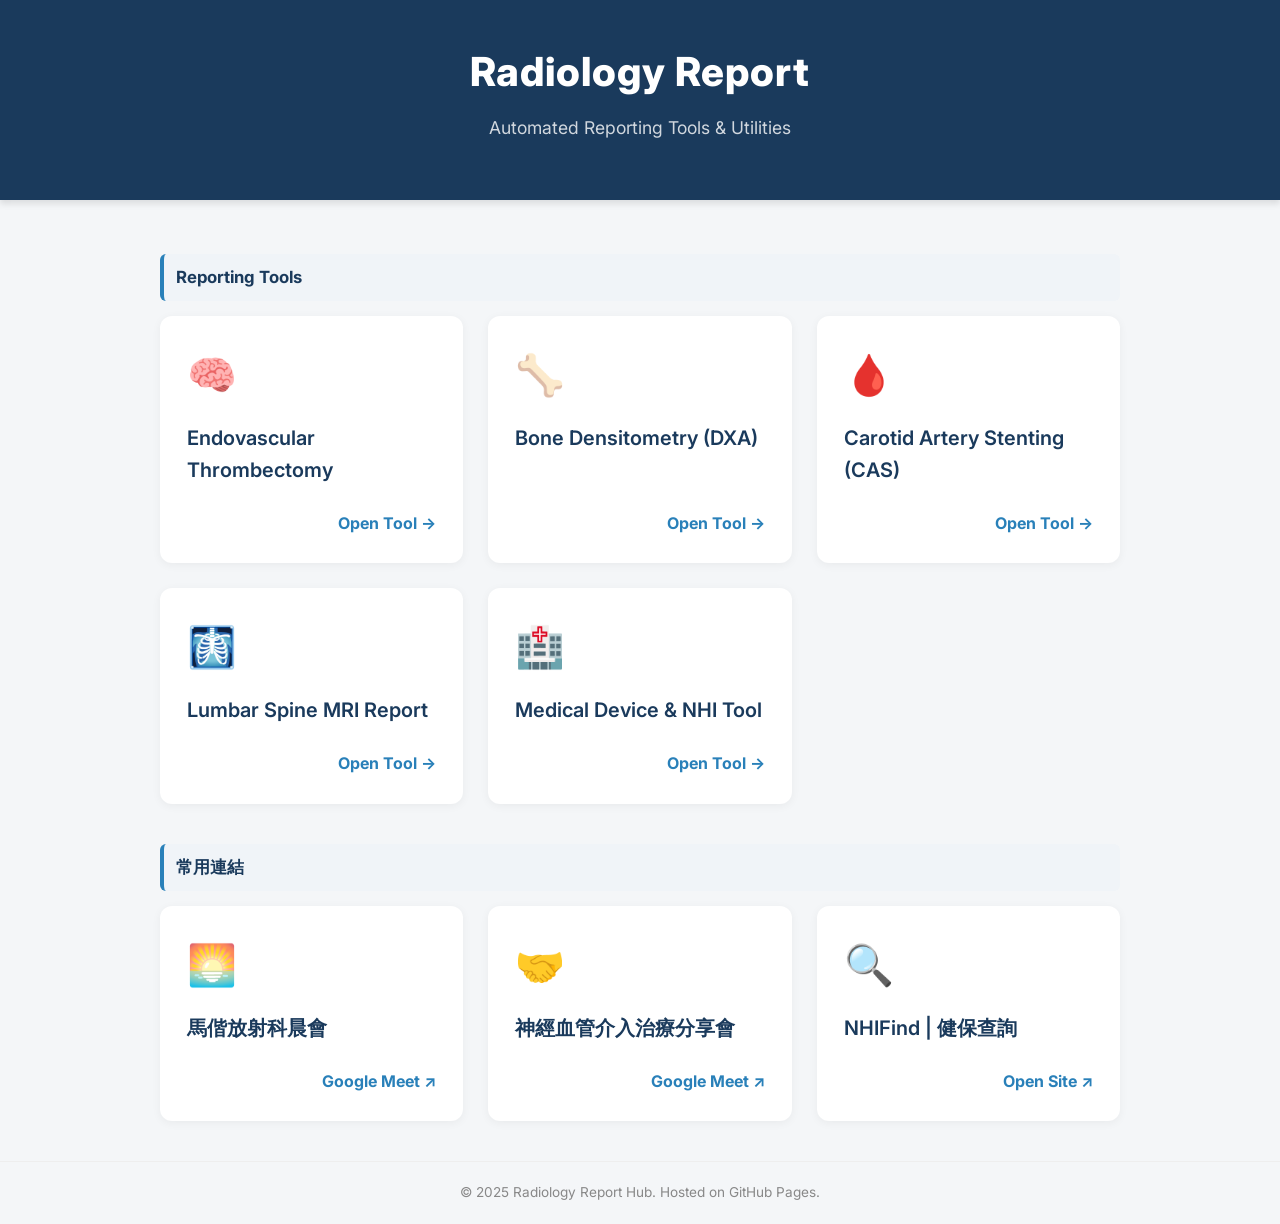
<file: index.html>
<!DOCTYPE html>
<html lang="zh-TW">
<head>
    <meta charset="UTF-8">
    <meta name="viewport" content="width=device-width, initial-scale=1.0">
    <title>Radiology Report Hub</title>
    <link rel="stylesheet" href="shared.css">
    <style>
        body {
            padding: 0;
            display: flex;
            flex-direction: column;
            min-height: 100vh;
        }

        header {
            background-color: var(--primary-color);
            color: white;
            padding: 40px 20px;
            text-align: center;
            box-shadow: 0 4px 6px rgba(0,0,0,0.1);
        }

        header h1 {
            margin: 0;
            font-size: 2.5rem;
            font-weight: 800;
            letter-spacing: 1px;
        }

        header p {
            margin-top: 10px;
            font-size: 1.1rem;
            opacity: 0.8;
        }

        main {
            flex: 1;
            max-width: 1000px;
            margin: 0 auto;
            padding: 40px 20px;
            width: 100%;
            box-sizing: border-box;
        }

        .grid-container {
            display: grid;
            grid-template-columns: repeat(auto-fill, minmax(280px, 1fr));
            gap: 25px;
        }

        .tool-card {
            background: white;
            border-radius: 12px;
            padding: 25px;
            text-decoration: none;
            color: inherit;
            box-shadow: 0 2px 10px rgba(0,0,0,0.05);
            transition: transform 0.2s, box-shadow 0.2s, border-color 0.2s;
            border: 2px solid transparent;
            display: flex;
            flex-direction: column;
            justify-content: space-between;
            height: auto;
            min-height: 120px;
        }

        .tool-card:hover {
            transform: translateY(-5px);
            box-shadow: 0 10px 20px rgba(0,0,0,0.1);
            border-color: var(--accent-color);
        }

        .card-icon { font-size: 2.5rem; margin-bottom: 15px; }

        .card-title {
            font-size: 1.25rem;
            font-weight: 600;
            margin-bottom: 10px;
            color: var(--primary-color);
        }

        .card-desc {
            display: none;
        }

        .card-arrow {
            text-align: right;
            color: var(--accent-color);
            font-weight: bold;
            margin-top: 15px;
        }

        footer {
            text-align: center;
            padding: 20px;
            color: #888;
            font-size: 0.85rem;
            border-top: 1px solid #eee;
        }
    </style>
</head>
<body>

    <header>
        <h1>Radiology Report</h1>
        <p>Automated Reporting Tools & Utilities</p>
    </header>

    <main>
        <h2 class="section-title">Reporting Tools</h2>
        <div class="grid-container">
            
            <a href="EVT.html" class="tool-card">
                <div>
                    <div class="card-icon">🧠</div>
                    <div class="card-title">Endovascular Thrombectomy</div>
                </div>
                <div class="card-arrow">Open Tool →</div>
            </a>

            <a href="dxa.html" class="tool-card">
                <div>
                    <div class="card-icon">🦴</div>
                    <div class="card-title">Bone Densitometry (DXA)</div>
                </div>
                <div class="card-arrow">Open Tool →</div>
            </a>

            <a href="CAS.html" class="tool-card">
                <div>
                    <div class="card-icon">🩸</div>
                    <div class="card-title">Carotid Artery Stenting (CAS)</div>
                </div>
                <div class="card-arrow">Open Tool →</div>
            </a>

            <a href="spine_mri.html" class="tool-card">
                <div>
                    <div class="card-icon">🩻</div>
                    <div class="card-title">Lumbar Spine MRI Report</div>
                </div>
                <div class="card-arrow">Open Tool →</div>
            </a>

            <a href="medical_device.html" class="tool-card">
                <div>
                    <div class="card-icon">🏥</div>
                    <div class="card-title">Medical Device &amp; NHI Tool</div>
                </div>
                <div class="card-arrow">Open Tool →</div>
            </a>

        </div>

        <h2 class="section-title" style="margin-top: 40px;">常用連結</h2>
        <div class="grid-container">
            
            <a href="https://meet.google.com/pxf-etgp-yuy" class="tool-card" target="_blank">
                <div>
                    <div class="card-icon">🌅</div>
                    <div class="card-title">馬偕放射科晨會</div>
                </div>
                <div class="card-arrow">Google Meet ↗</div>
            </a>

            <a href="https://meet.google.com/yqh-hyhx-whx" class="tool-card" target="_blank">
                <div>
                    <div class="card-icon">🤝</div>
                    <div class="card-title">神經血管介入治療分享會</div>
                </div>
                <div class="card-arrow">Google Meet ↗</div>
            </a>

            <a href="https://nhi.showholdings.com/search" class="tool-card" target="_blank">
                <div>
                    <div class="card-icon">🔍</div>
                    <div class="card-title">NHIFind | 健保查詢</div>
                </div>
                <div class="card-arrow">Open Site ↗</div>
            </a>

        </div>
    </main>

    <footer>
        &copy; 2025 Radiology Report Hub. Hosted on GitHub Pages.
    </footer>

</body>
</html>
</file>
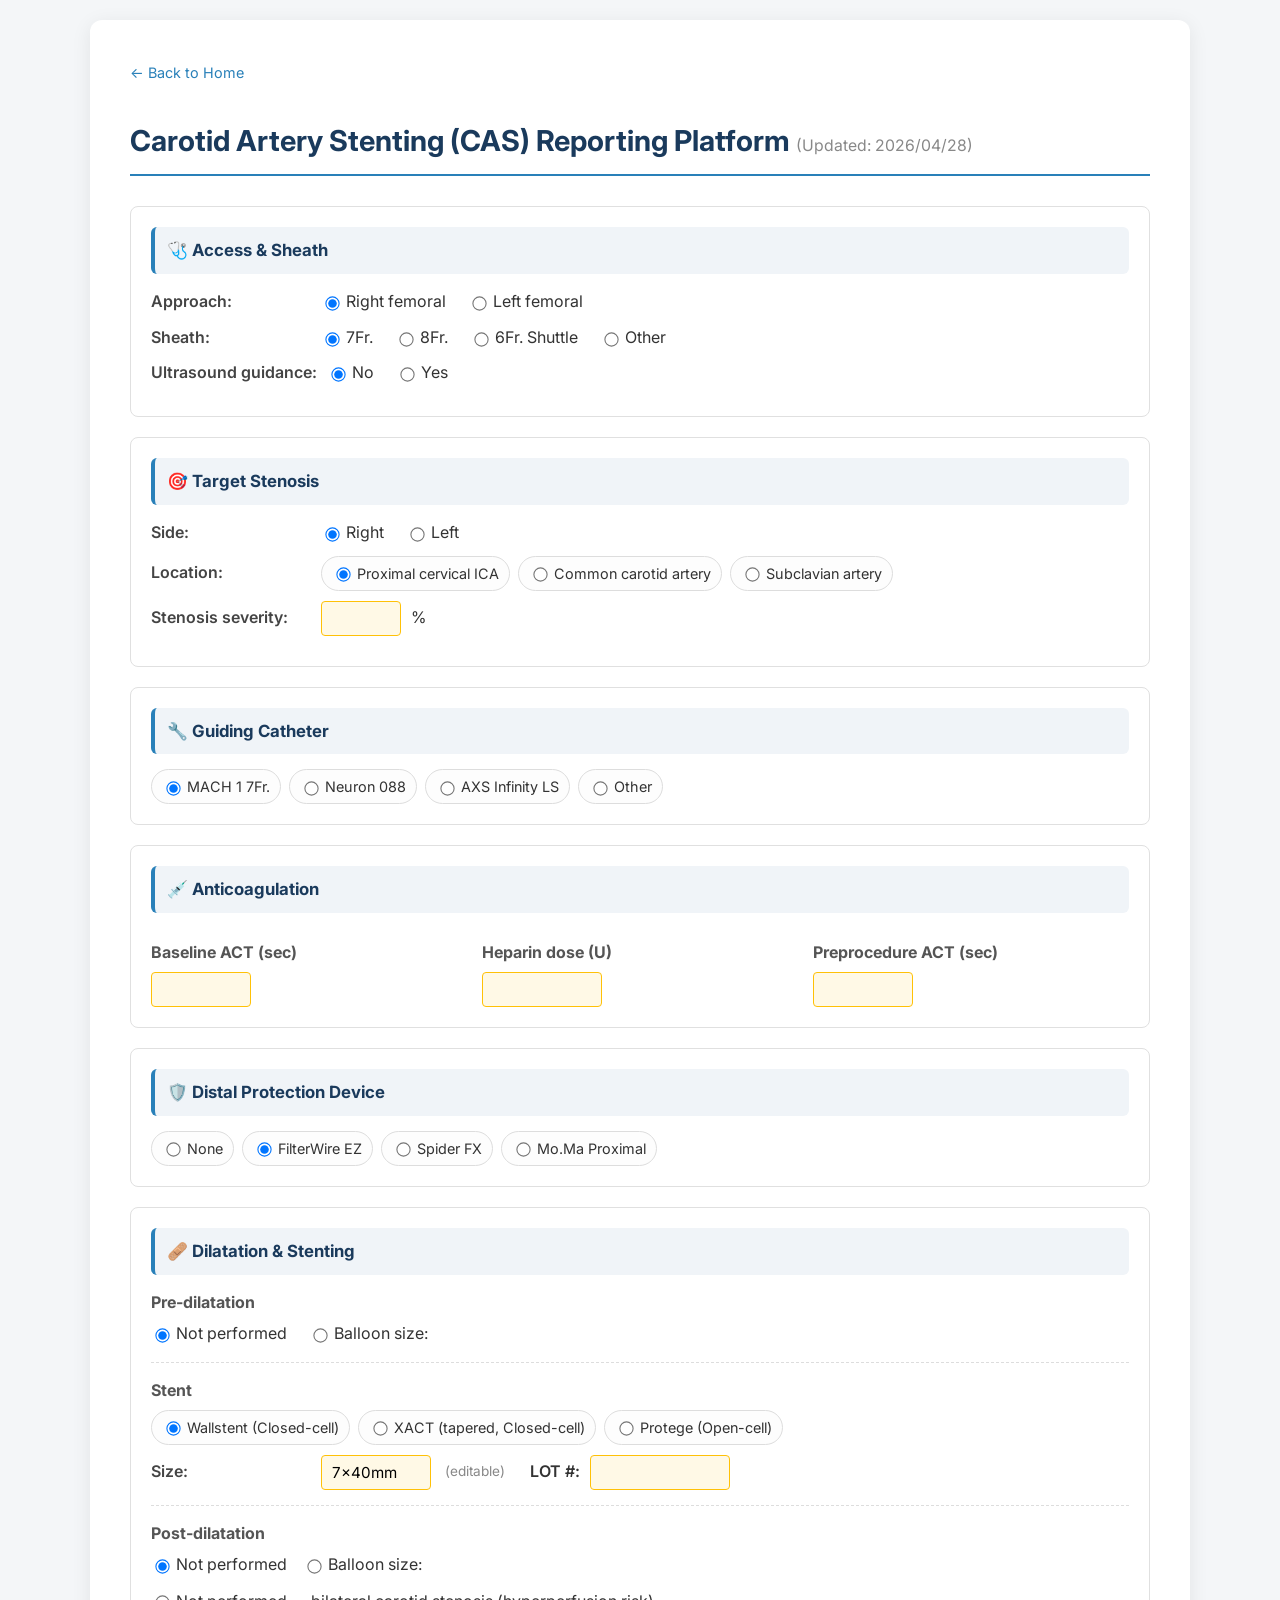
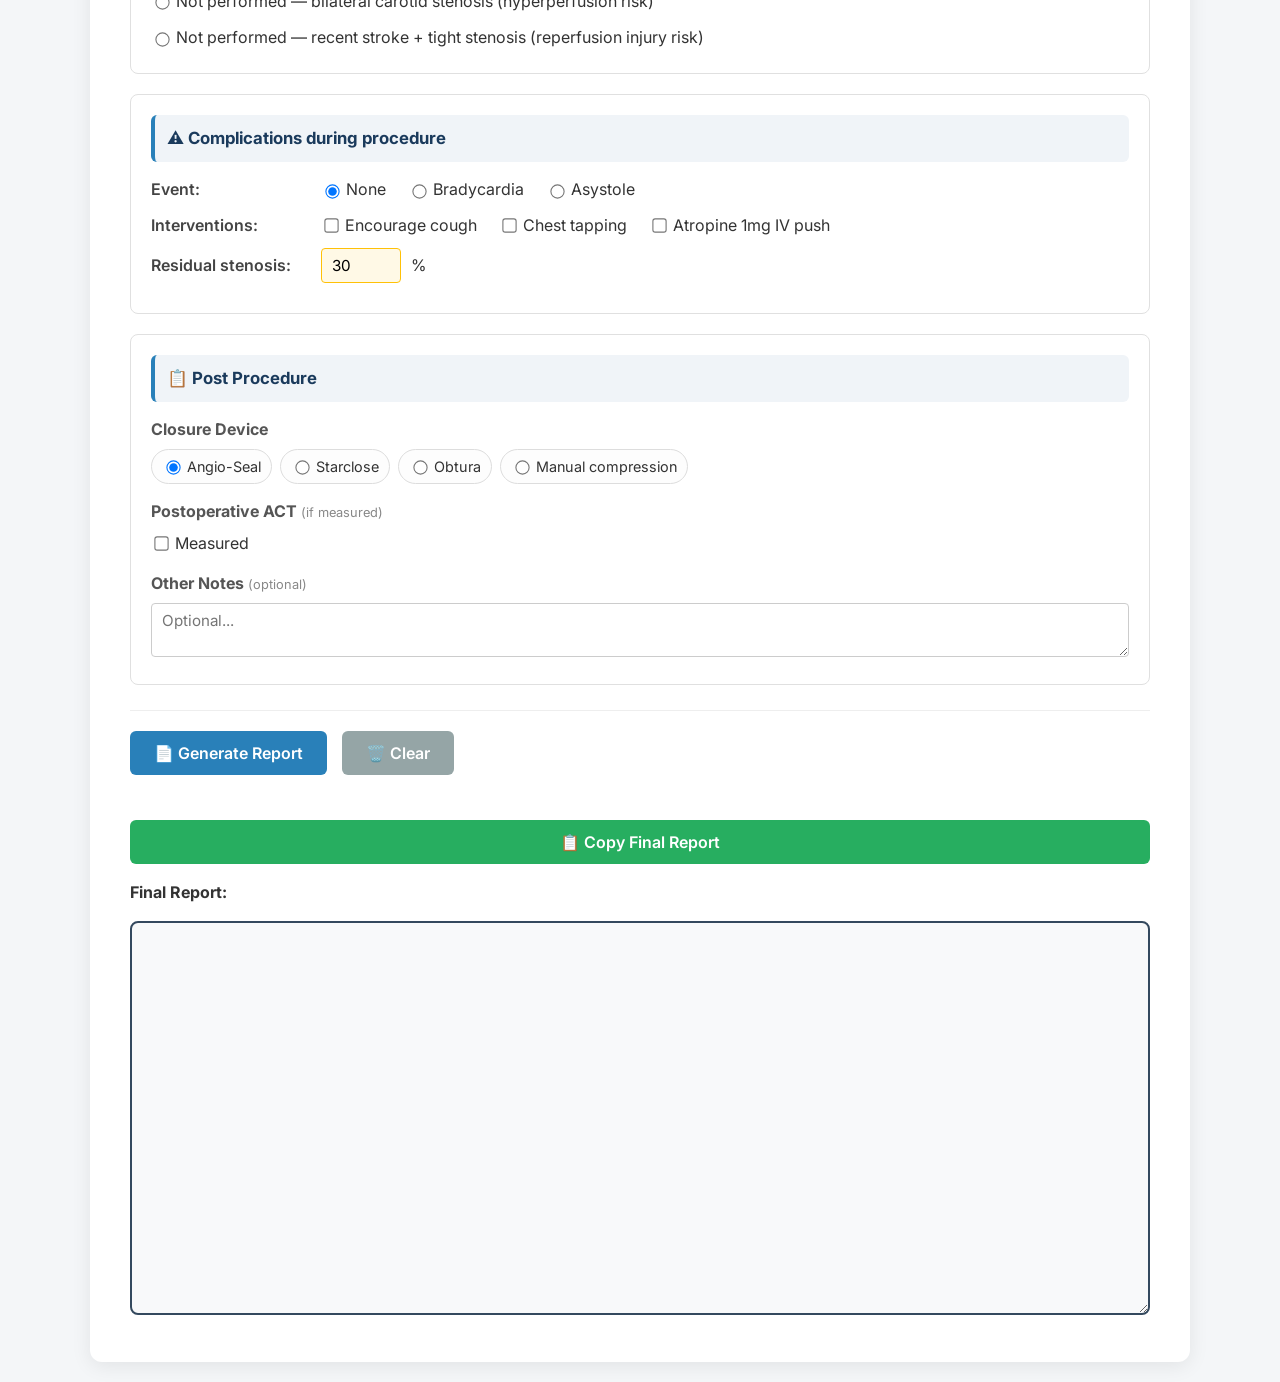
<file: CAS.html>
<!DOCTYPE html>
<html lang="zh-TW">
<head>
    <meta charset="UTF-8">
    <meta name="viewport" content="width=device-width, initial-scale=1.0">
    <title>Carotid Artery Stenting Report</title>
    <link rel="stylesheet" href="shared.css">
    <style>
        body { padding: 20px; }

        .container {
            max-width: 1100px;
            margin: 0 auto;
            background: var(--card-bg);
            padding: 40px;
            border-radius: 12px;
            box-shadow: 0 4px 20px rgba(0,0,0,0.08);
        }

        h1 {
            color: var(--primary-color);
            border-bottom: 2px solid var(--accent-color);
            padding-bottom: 10px;
            margin-bottom: 30px;
            font-size: 1.8rem;
        }

        .size-label { font-size: 0.85rem; color: #888; margin-left: 4px; }

        .custom-sheath-row  { display: none; margin-top: 8px; }
        .custom-guiding-row { display: none; margin-top: 8px; }
        .spider-options     { display: none; margin-top: 10px; padding: 10px 14px; background: #f8f9ff; border: 1px solid #c5cae9; border-radius: 6px; }
        .manual-pad-row     { display: none; margin-top: 8px; }
    </style>

</head>
<body>

<div class="container">
    <a href="index.html" class="back-link">← Back to Home</a>
    <h1>Carotid Artery Stenting (CAS) Reporting Platform
        <span style="font-size:0.55em; color:#888; font-weight:normal;">(Updated: 2026/04/28)</span>
    </h1>

    <form name="form">

        <!-- ① Access -->
        <div class="section-card">
            <div class="section-title">🩺 Access & Sheath</div>

            <div class="field-row">
                <span class="field-label">Approach:</span>
                <label><input name="Approach" type="radio" value="right" checked> Right femoral</label>
                <label><input name="Approach" type="radio" value="left"> Left femoral</label>
            </div>

            <div class="field-row">
                <span class="field-label">Sheath:</span>
                <label><input name="SheathOpt" type="radio" value="7Fr. 25cm peripheral sheath" checked onchange="onSheathChange(this)"> 7Fr.</label>
                <label><input name="SheathOpt" type="radio" value="8Fr. 25cm peripheral sheath" onchange="onSheathChange(this)"> 8Fr.</label>
                <label><input name="SheathOpt" type="radio" value="__shuttle__" onchange="onSheathChange(this)"> 6Fr. Shuttle</label>
                <label><input name="SheathOpt" type="radio" value="__custom__" onchange="onSheathChange(this)"> Other</label>
            </div>
            <div class="custom-sheath-row" id="customSheathRow">
                <input name="SheathCustom" type="text" class="hl" style="width:300px;" placeholder="e.g. 8Fr. Fortress 45cm">
            </div>

            <div class="field-row" style="margin-top:8px;">
                <span class="field-label">Ultrasound guidance:</span>
                <label><input name="Ultrasound" type="radio" value="" checked> No</label>
                <label><input name="Ultrasound" type="radio" value=" under ultrasound guidance"> Yes</label>
            </div>
        </div>

        <!-- ② Target Stenosis -->
        <div class="section-card">
            <div class="section-title">🎯 Target Stenosis</div>

            <div class="field-row">
                <span class="field-label">Side:</span>
                <label><input name="Side" type="radio" value="right" checked> Right</label>
                <label><input name="Side" type="radio" value="left"> Left</label>
            </div>

            <div class="field-row">
                <span class="field-label">Location:</span>
                <div class="device-group">
                    <label><input name="Location" type="radio" value="proximal cervical ICA" checked> Proximal cervical ICA</label>
                    <label><input name="Location" type="radio" value="common carotid artery"> Common carotid artery</label>
                    <label><input name="Location" type="radio" value="subclavian artery"> Subclavian artery</label>
                </div>
            </div>

            <div class="field-row">
                <span class="field-label">Stenosis severity:</span>
                <input name="Stenosis" type="number" min="0" max="100" style="width:80px;" class="hl">
                <span>%</span>
            </div>
        </div>

        <!-- ③ Guiding Catheter -->
        <div class="section-card" id="guidingSection">
            <div class="section-title">🔧 Guiding Catheter</div>
            <div class="device-group">
                <label><input name="GuidingOpt" type="radio" value="7Fr. MACH 1 guide catheter" checked onchange="toggleCustomGuiding(false)"> MACH 1 7Fr.</label>
                <label><input name="GuidingOpt" type="radio" value="Neuron 088 guide catheter" onchange="toggleCustomGuiding(false)"> Neuron 088</label>
                <label><input name="GuidingOpt" type="radio" value="AXS Infinity LS guide catheter" onchange="toggleCustomGuiding(false)"> AXS Infinity LS</label>
                <label><input name="GuidingOpt" type="radio" value="__custom__" onchange="toggleCustomGuiding(true)"> Other</label>
            </div>
            <div class="custom-guiding-row" id="customGuidingRow">
                <input name="GuidingCustom" type="text" class="hl" style="width:280px;">
            </div>

        </div>

        <!-- ④ ACT & Heparin -->
        <div class="section-card">
            <div class="section-title">💉 Anticoagulation</div>
            <div class="grid-3">
                <div>
                    <span class="sub-label">Baseline ACT (sec)</span>
                    <input name="BaseACT" type="number" class="hl" style="width:100px;">
                </div>
                <div>
                    <span class="sub-label">Heparin dose (U)</span>
                    <input name="Heparin" type="text" class="hl" style="width:120px;">
                </div>
                <div>
                    <span class="sub-label">Preprocedure ACT (sec)</span>
                    <input name="PreACT" type="number" class="hl" style="width:100px;">
                </div>
            </div>
        </div>

        <!-- ⑤ Distal Protection Device -->
        <div class="section-card">
            <div class="section-title">🛡️ Distal Protection Device</div>
            <div class="device-group">
                <label><input name="Protection" type="radio" value="__none__" onchange="toggleSpiderOptions(false)"> None</label>
                <label><input name="Protection" type="radio" value="__filterwire__" checked onchange="toggleSpiderOptions(false)"> FilterWire EZ</label>
                <label><input name="Protection" type="radio" value="__spiderfx__" onchange="toggleSpiderOptions(true)"> Spider FX</label>
                <label><input name="Protection" type="radio" value="__moma__" onchange="toggleSpiderOptions(false)"> Mo.Ma Proximal</label>
            </div>
            <!-- Spider FX sub-options -->
            <div class="spider-options" id="spiderOptions">
                <span class="sub-label" style="margin-top:0;">Spider FX Size:</span>
                <label><input name="SpiderSize" type="radio" value="4" checked> 4mm</label>
                <label><input name="SpiderSize" type="radio" value="5"> 5mm</label>
                <label><input name="SpiderSize" type="radio" value="6"> 6mm</label>
                <span class="sub-label">Exchange Wire:</span>
                <label><input name="SpiderWire" type="radio" value="SL-10" checked> SL-10</label>
                <label><input name="SpiderWire" type="radio" value="Transcend Floppy"> Transcend Floppy</label>
                <label><input name="SpiderWire" type="radio" value="CHOICE PT Floppy"> CHOICE PT Floppy</label>
            </div>
        </div>

        <!-- ⑥ Dilatation & Stenting -->
        <div class="section-card">
            <div class="section-title">🩹 Dilatation & Stenting</div>

            <span class="sub-label">Pre-dilatation</span>
            <div class="field-row">
                <label><input name="PreDilatOpt" type="radio" value="__none__" checked onchange="toggleDilatSize('pre', false)"> Not performed</label>
                <label><input name="PreDilatOpt" type="radio" value="__custom__" onchange="toggleDilatSize('pre', true)"> Balloon size:</label>
                <input name="PreDilatSize" type="text" class="hl" id="preDilatSize" style="width:110px; display:none;" value="4.0x20mm">
            </div>

            <hr class="dashed">

            <span class="sub-label">Stent</span>
            <div class="device-group">
                <label><input name="StentType" type="radio" value="Closed-cell carotid Wallstent" checked onchange="setStentSize('7x40mm')"> Wallstent (Closed-cell)</label>
                <label><input name="StentType" type="radio" value="Closed-cell tapered XACT carotid stent system" onchange="setStentSize('8-6x40mm')"> XACT (tapered, Closed-cell)</label>
                <label><input name="StentType" type="radio" value="Open-cell Protege carotid stent" onchange="setStentSize('7x30mm')"> Protege (Open-cell)</label>
            </div>
            <div class="field-row" style="margin-top:10px;">
                <span class="field-label">Size:</span>
                <input name="StentSize" type="text" class="hl" style="width:110px;" value="7x40mm">
                <span class="size-label">(editable)</span>
                <span style="margin-left:15px; font-weight:600;">LOT #:</span>
                <input name="LOT" type="text" class="hl" style="width:140px;">
            </div>

            <hr class="dashed">

            <span class="sub-label">Post-dilatation</span>
            <div style="display:flex; flex-direction:column; gap:8px;">
                <div>
                    <label><input name="PostDilatOpt" type="radio" value="__none__" checked onchange="toggleDilatSize('post', false)"> Not performed</label>
                    <label><input name="PostDilatOpt" type="radio" value="__custom__" onchange="toggleDilatSize('post', true)"> Balloon size:</label>
                    <input name="PostDilatSize" type="text" class="hl" id="postDilatSize" style="width:110px; display:none;" value="4.0x20mm">
                </div>
                <div>
                    <label><input name="PostDilatOpt" type="radio" value="__bilateral__" onchange="toggleDilatSize('post', false)">
                        Not performed — bilateral carotid stenosis (hyperperfusion risk)
                    </label>
                </div>
                <div>
                    <label><input name="PostDilatOpt" type="radio" value="__stroke__" onchange="toggleDilatSize('post', false)">
                        Not performed — recent stroke + tight stenosis (reperfusion injury risk)
                    </label>
                </div>
            </div>
        </div>

        <!-- ⑦ Complications -->
        <div class="section-card">
            <div class="section-title">⚠️ Complications during procedure</div>

            <div class="field-row">
                <span class="field-label">Event:</span>
                <label><input name="Event" type="radio" value="__none__" checked> None</label>
                <label><input name="Event" type="radio" value="Bradycardia"> Bradycardia</label>
                <label><input name="Event" type="radio" value="Asystole"> Asystole</label>
            </div>

            <div class="field-row" style="margin-top:6px;">
                <span class="field-label">Interventions:</span>
                <label><input name="Intervention" type="checkbox" value="Encourage cough"> Encourage cough</label>
                <label><input name="Intervention" type="checkbox" value="Chest tapping"> Chest tapping</label>
                <label><input name="Intervention" type="checkbox" value="Atropine 1mg IV push"> Atropine 1mg IV push</label>
            </div>

            <div class="field-row" style="margin-top:10px;">
                <span class="field-label">Residual stenosis:</span>
                <input name="Residual" type="number" min="0" max="100" class="hl" style="width:80px;" value="30">
                <span>%</span>
            </div>
        </div>

        <!-- ⑧ Post Procedure -->
        <div class="section-card">
            <div class="section-title">📋 Post Procedure</div>

            <span class="sub-label">Closure Device</span>
            <div class="device-group">
                <label><input name="Closure" type="radio" value="__angioseal__" checked onchange="toggleManualPad(false)"> Angio-Seal</label>
                <label><input name="Closure" type="radio" value="__starclose__" onchange="toggleManualPad(false)"> Starclose</label>
                <label><input name="Closure" type="radio" value="__obtura__" onchange="toggleManualPad(false)"> Obtura</label>
                <label><input name="Closure" type="radio" value="__manual__" onchange="toggleManualPad(true)"> Manual compression</label>
            </div>
            <div class="manual-pad-row" id="manualPadRow">
                <label><input name="ManualPad" type="radio" value="__none__" checked> Manual compression only</label>
                <label><input name="ManualPad" type="radio" value="__pad__"> + Hemostatic pad</label>
            </div>

            <span class="sub-label" style="margin-top:15px;">Postoperative ACT <span style="font-size:0.8rem; color:#888; font-weight:normal;">(if measured)</span></span>
            <div class="field-row">
                <label><input name="PostACTDone" type="checkbox" id="postACTDone" onchange="togglePostACT(this.checked)"> Measured</label>
                <span id="postACTFields" style="display:none; gap:10px; align-items:center; flex-wrap:wrap; display:none;">
                    <span>ACT:</span>
                    <input name="PostACT" type="number" class="hl" style="width:90px;"> sec
                    <label style="margin-left:10px;"><input name="Protamine" type="checkbox" value="1"> → Protamine administered</label>
                </span>
            </div>

            <span class="sub-label" style="margin-top:15px;">Other Notes <span style="font-size:0.8rem; color:#888; font-weight:normal;">(optional)</span></span>
            <textarea name="PostNotes" rows="2" style="width:100%; box-sizing:border-box;" placeholder="Optional..."></textarea>
        </div>

        <div class="btn-group">
            <button type="button" class="btn-primary" onclick="generateReport()">📄 Generate Report</button>
            <button type="button" class="btn-secondary" onclick="window.location.reload()">🗑️ Clear</button>
        </div>

    </form>

    <div style="margin-top: 30px;">
        <button class="btn-success" onclick="copyReport()">📋 Copy Final Report</button>
        <p style="font-weight:bold; margin-bottom:5px;">Final Report:</p>
        <textarea rows="20" id="Final_Report"></textarea>
    </div>
</div>

<script>
    // --- Toggle helpers ---
    function onSheathChange(radio) {
        const isShuttle = radio.value === '__shuttle__';
        const isCustom  = radio.value === '__custom__';
        document.getElementById('customSheathRow').style.display  = isCustom  ? 'block' : 'none';
        // Hide guiding catheter section when Shuttle is used
        document.getElementById('guidingSection').style.display   = isShuttle ? 'none'  : 'block';
    }

    function toggleCustomGuiding(show) {
        document.getElementById('customGuidingRow').style.display = show ? 'block' : 'none';
    }

    function toggleDilatSize(which, show) {
        document.getElementById(which + 'DilatSize').style.display = show ? 'inline-block' : 'none';
    }

    function setStentSize(size) {
        document.form.StentSize.value = size;
    }

    function toggleSpiderOptions(show) {
        document.getElementById('spiderOptions').style.display = show ? 'block' : 'none';
    }

    function toggleManualPad(show) {
        document.getElementById('manualPadRow').style.display = show ? 'block' : 'none';
    }

    function togglePostACT(show) {
        document.getElementById('postACTFields').style.display = show ? 'flex' : 'none';
    }

    // --- Report generation ---
    function generateReport() {
        const f = document.form;

        // Sheath
        const sheathOpt   = f.SheathOpt.value;
        const isShuttle   = sheathOpt === '__shuttle__';
        const sheath = sheathOpt === '__custom__'
            ? (f.SheathCustom.value.trim() || '[sheath]')
            : isShuttle ? '6Fr. Shuttle long sheath'
            : sheathOpt;

        // Approach & ultrasound
        const approach   = f.Approach.value;
        const ultrasound = f.Ultrasound.value;

        // Target
        const side     = f.Side.value;
        const location = f.Location.value;
        const stenosis = f.Stenosis.value;

        // Guiding (skip if Shuttle)
        const guidingOpt = f.GuidingOpt.value;
        const guiding = guidingOpt === '__custom__'
            ? (f.GuidingCustom.value.trim() || '[guiding catheter]')
            : guidingOpt;

        // ACT & Heparin
        const baseACT = f.BaseACT.value;
        const heparin = f.Heparin.value;
        const preACT  = f.PreACT.value;

        // Protection sentence
        const protOpt = f.Protection.value;
        let protectionLine = '';
        if (protOpt === '__filterwire__') {
            protectionLine = '- FilterWire EZ Embolic Protection System was inserted into distal ICA.';
        } else if (protOpt === '__spiderfx__') {
            const sz   = f.SpiderSize.value;
            const wire = f.SpiderWire.value;
            protectionLine = `- SpiderFX embolic Protection Device ${sz}mm was inserted into distal ICA by using exchange wire technique(${wire} 300cm).`;
        } else if (protOpt === '__moma__') {
            protectionLine = '- Mo.Ma ultra Proximal cerebral protection device was used.';
        }

        // Pre-dilatation
        const preDilatOpt = f.PreDilatOpt.value;
        const preDilat = preDilatOpt === '__none__'
            ? 'Not performed'
            : ('A ' + (f.PreDilatSize.value.trim() || '?') + ' balloon');

        // Stent
        const stentType = f.StentType.value;
        const stentSize = f.StentSize.value.trim();
        const lot       = f.LOT.value.trim();
        const stentDesc = `${stentSize} ${stentType}`;

        // Post-dilatation
        const postDilatOpt = f.PostDilatOpt.value;
        let postDilat = '';
        let postDilatExtra = '';
        if (postDilatOpt === '__custom__') {
            postDilat = 'A ' + (f.PostDilatSize.value.trim() || '?') + ' balloon';
        } else if (postDilatOpt === '__bilateral__') {
            postDilat = 'Not performed';
            postDilatExtra = '- Due to bilateral carotid stenosis, full post-dilatation was withheld considering the risk of hyperperfusion syndrome. Follow-up angiography in one to three months is suggested to determine whether post-dilatation would be required.';
        } else if (postDilatOpt === '__stroke__') {
            postDilat = 'Not performed';
            postDilatExtra = '- Due to recent history of stroke and tight stenosis before stenting, post-dilatation was withheld considering the risk of reperfusion injury. Follow-up angiography in one to three months is suggested to determine whether post-dilatation would be required.';
        } else {
            postDilat = 'Not performed';
        }

        // Complications
        const event = f.Event.value;
        let interventions = [];
        f.Intervention.forEach(cb => { if (cb.checked) interventions.push(cb.value); });

        let complicationLine = '';
        if (event !== '__none__') {
            const ivList = interventions.length > 0 ? interventions.join(' / ') : null;
            if (ivList) {
                complicationLine = `- ${event} was noted during PTA and ${ivList} was performed to reverse ${event.toLowerCase()}.`;
            } else {
                complicationLine = `- ${event} was noted during PTA.`;
            }
        }

        const residual = f.Residual.value;

        // Closure
        const closureOpt = f.Closure.value;
        let closureText = '';
        if (closureOpt === '__angioseal__') {
            closureText = 'the vascular closure device (Angio-Seal)';
        } else if (closureOpt === '__starclose__') {
            closureText = 'the vascular closure device (Starclose)';
        } else if (closureOpt === '__obtura__') {
            closureText = 'the vascular closure device (Obtura)';
        } else if (closureOpt === '__manual__') {
            const padOpt = f.ManualPad.value;
            closureText = padOpt === '__pad__'
                ? 'manual compression with hemostatic pad'
                : 'manual compression';
        }

        const postNotes = f.PostNotes.value.trim();

        // --- Assemble ---
        let lines = [];
        lines.push('Percutaneous transluminal angioplasty and stenting for carotid stenosis:');
        lines.push(`- The procedure was performed using ${sheath} via the ${approach} femoral arterial approach${ultrasound}.`);
        lines.push(`- Target stenosis was located at ${side} ${location} with ${stenosis}% stenosis.`);
        if (isShuttle) {
            lines.push('- The Shuttle long sheath was advanced directly to the lesion side distal CCA.');
        } else {
            lines.push(`- A ${guiding} was advanced to the lesion side distal CCA.`);
        }
        lines.push(`- Baseline ACT was ${baseACT} sec.`);
        lines.push(`- Heparin ${heparin}U was given before stenting procedure.`);
        lines.push(`- Preprocedure ACT was ${preACT} sec.`);

        if (protectionLine) lines.push(protectionLine);

        lines.push(`- Pre-dilatation: ${preDilat}.`);
        lines.push(`- Stenting was performed from proximal ICA to distal CCA with a ${stentDesc}.${lot ? ' ( LOT ' + lot + ')' : ''}`);
        lines.push(`- Post-dilatation: ${postDilat}.`);
        if (postDilatExtra) lines.push(postDilatExtra);

        if (complicationLine) lines.push(complicationLine);

        const isPartial = (postDilatOpt === '__bilateral__' || postDilatOpt === '__stroke__');
        const effectWord = isPartial ? 'Partial' : 'Satisfactory';

        lines.push(`- ${effectWord} stenting effect was noted with a ${residual}% residual stenosis.`);
        lines.push('- No immediate complication and new neurologic deficit were noted.');
        lines.push('');

        // Postoperative ACT (before hemostasis)
        const postACTDone = f.PostACTDone.checked;
        if (postACTDone) {
            const postACT = f.PostACT.value;
            const protamine = f.Protamine.checked;
            if (protamine) {
                lines.push(`- Postoperative ACT was ${postACT} sec (>200 sec). Protamine was administered to reverse anticoagulation.`);
            } else {
                lines.push(`- Postoperative ACT was ${postACT} sec.`);
            }
        }

        lines.push(`- Hemostasis was achieved by ${closureText}.`);

        if (postNotes) {
            lines.push('Other notes:');
            lines.push(`- ${postNotes}`);
        }

        lines.push('');

        // IMP
        if (isPartial) {
            // Strip the leading "- " from postDilatExtra for bullet use
            const reasonText = postDilatExtra.replace(/^- /, '');
            lines.push('IMP:');
            lines.push(`1. Successful partial angioplasty and stenting of ${side} internal carotid stenosis with a ${stentDesc}.`);
            lines.push(`2. ${reasonText}`);
        } else {
            lines.push(`IMP: Successful angioplasty and stenting of ${side} internal carotid stenosis with a ${stentDesc}.`);
        }

        document.getElementById('Final_Report').value = lines.join('\n');
    }

    function copyReport() {
        const el = document.getElementById('Final_Report');
        el.select();
        el.setSelectionRange(0, 99999);
        navigator.clipboard.writeText(el.value);
    }
</script>

</body>
</html>
</file>
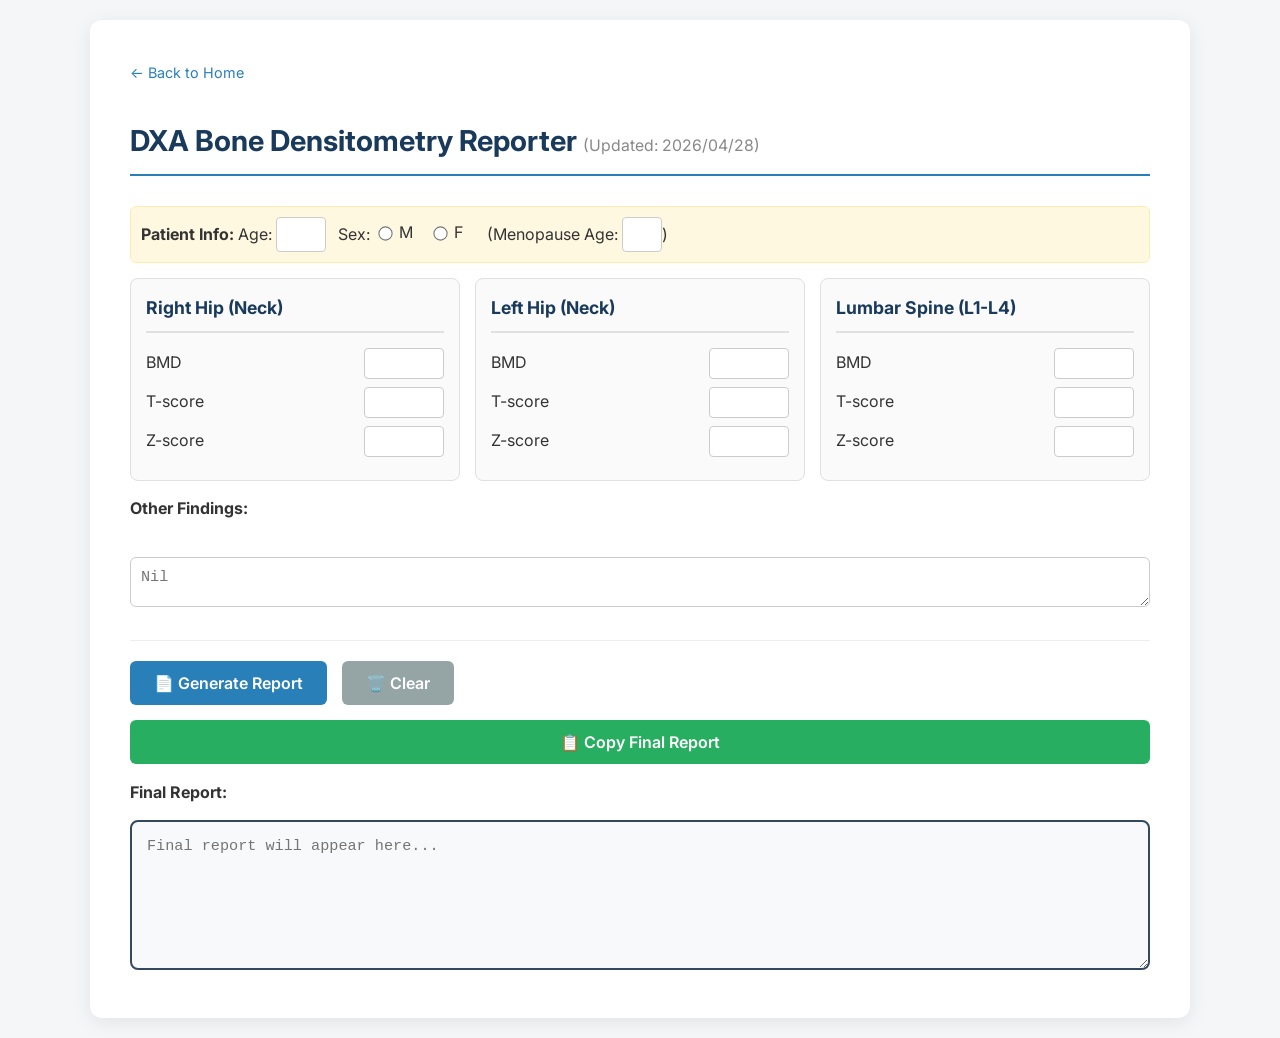
<file: dxa.html>
<!DOCTYPE html>
<html lang="zh-TW">
<head>
    <meta charset="UTF-8">
    <meta name="viewport" content="width=device-width, initial-scale=1.0">
    <title>DXA Bone Densitometry Reporter</title>
    <link rel="stylesheet" href="shared.css">
    <style>
        body { padding: 20px; }

        .container {
            max-width: 1100px;
            margin: 0 auto;
            background: var(--card-bg);
            padding: 40px;
            border-radius: 12px;
            box-shadow: 0 4px 20px rgba(0,0,0,0.08);
        }

        h1 {
            color: var(--primary-color);
            border-bottom: 2px solid var(--accent-color);
            padding-bottom: 10px;
            margin-bottom: 30px;
            font-size: 1.8rem;
        }

        .form-grid { display: flex; gap: 15px; flex-wrap: wrap; }
        .form-card {
            flex: 1; min-width: 260px;
            background: #fafafa;
            padding: 15px;
            border-radius: 8px;
            border: 1px solid var(--border-color);
        }
        .form-card h3 {
            margin: 0 0 15px 0;
            font-size: 1.1em;
            color: var(--primary-color);
            border-bottom: 2px solid var(--border-color);
            padding-bottom: 8px;
        }

        .field-row { display: flex; justify-content: space-between; align-items: center; margin-bottom: 8px; }
        .field-row input { width: 80px; padding: 5px; text-align: center; border: 1px solid #ccc; border-radius: 4px; font-weight: bold; }

        textarea { width: 100%; padding: 10px; border: 1px solid #ccc; border-radius: 6px; font-family: monospace; height: 150px; margin-top: 20px; box-sizing: border-box; }
    </style>
</head>
<body>

<div class="container">
    <a href="index.html" class="back-link">← Back to Home</a>
    <h1>DXA Bone Densitometry Reporter
        <span style="font-size:0.55em; color:#888; font-weight:normal;">(Updated: 2026/04/28)</span>
    </h1>

    <form name="form">
        <div style="background: #fff8e1; padding: 10px; border-radius: 6px; margin-bottom: 15px; border: 1px solid #ffecb3;">
            <b>Patient Info:</b> 
            Age: <input name="Age" type="text" style="width:50px;">
            &nbsp; Sex: 
            <label><input name="Sex" type="radio" value="Male"> M</label>
            <label><input name="Sex" type="radio" value="Female"> F</label>
            &nbsp; (Menopause Age: <input name="Menopause" type="text" style="width:40px;">)
        </div>

        <div class="form-grid">
            
            <div class="form-card">
                <h3>Right Hip (Neck)</h3>
                <div class="field-row"><label>BMD</label><input name="RH_BMD" type="text"></div>
                <div class="field-row"><label>T-score</label><input name="RH_T" type="text"></div>
                <div class="field-row"><label>Z-score</label><input name="RH_Z" type="text"></div>
            </div>

            <div class="form-card">
                <h3>Left Hip (Neck)</h3>
                <div class="field-row"><label>BMD</label><input name="LH_BMD" type="text"></div>
                <div class="field-row"><label>T-score</label><input name="LH_T" type="text"></div>
                <div class="field-row"><label>Z-score</label><input name="LH_Z" type="text"></div>
            </div>

            <div class="form-card">
                <h3>Lumbar Spine (L1-L4)</h3>
                <div class="field-row"><label>BMD</label><input name="L_BMD" type="text"></div>
                <div class="field-row"><label>T-score</label><input name="L_T" type="text"></div>
                <div class="field-row"><label>Z-score</label><input name="L_Z" type="text"></div>
            </div>

        </div>
        
        <p style="margin-top:15px;"><b>Other Findings:</b></p>
        <textarea name="Others" rows="2" style="height:50px;" placeholder="Nil"></textarea>

        <div class="btn-group">
            <button type="button" class="btn-primary" onclick="activeFunction()">📄 Generate Report</button>
            <button type="button" class="btn-secondary" onclick="clearForm()">🗑️ Clear</button>
        </div>
    </form>

    <button class="btn-success" onclick="copyFunction()">📋 Copy Final Report</button>
    <p style="font-weight:bold; margin-bottom:5px;">Final Report:</p>
    <textarea id="Final_Report" placeholder="Final report will appear here..."></textarea>
</div>

<script>

function clearForm() {
    document.form.reset();
    document.getElementById('Final_Report').value = "";
}


function copyFunction() {
  var copyText = document.getElementById("Final_Report");
  copyText.select();
  navigator.clipboard.writeText(copyText.value);
}   

function activeFunction() {
  var Reference = "T-score";
  var AgeVal = parseFloat(document.form.Age.value) || 0;
  if (document.form.Sex.value == "Male" && AgeVal < 50) Reference = "Z-score";
  if (document.form.Sex.value == "Female" && !document.form.Menopause.value) Reference = "Z-score";

  var SexText = document.form.Sex.value == "Female" ? 
      (document.form.Menopause.value ? "Female with menopause at age of " + document.form.Menopause.value : "Female without menopause") : "Male";

  function interpret(t, z, ref, region) {
      if(!t && !z) return "Not performed.";
      var tVal = parseFloat(t), zVal = parseFloat(z);
      var text = "";
      if (ref === "T-score") {
          if (tVal <= -2.5) text = "Osteoporosis (T-score <= -2.5)";
          else if (tVal < -1.0) text = "Low bone mass (-2.5 < T-score < -1.0)";
          else text = "Within normal limit (T-score >= -1.0)";
      } else {
          text = zVal <= -2.0 ? "below the expected range for age (Z-score <= -2.0)" : "within the expected range for age (Z-score > -2.0)";
      }
      return `BMD: ${document.form[region+'_BMD'].value}g/cm2, T-score: ${t}, Z-score: ${z},\nInterpretation: The BMD of the ${region=='L'?'lumbar spine':(region=='LH'?'left hip':'right hip')} is corresponding to the condition of ${text}`;
  }

  var resL = interpret(document.form.L_T.value, document.form.L_Z.value, Reference, 'L');
  var resLH = interpret(document.form.LH_T.value, document.form.LH_Z.value, Reference, 'LH');
  var resRH = interpret(document.form.RH_T.value, document.form.RH_Z.value, Reference, 'RH');

  var others = document.getElementsByName('Others')[0].value || "Nil";

  document.getElementById('Final_Report').value = 
`# Imaging Report Form for Bone Mineral Density Scan #

1.Patient Information:
Age: ${document.form.Age.value},    Sex: ${SexText}

2.Reference: ${Reference}

3.The bone mineral density (BMD) of the following regions was measured using dual-energy X-ray absorptiometry (DXA).
The BMD values, along with their corresponding standard deviations (SD) for T-scores and Z-scores, are summarized as follows:

Lumbar spine (L1-L4):
${resL}

Left hip:
${resLH}

Right hip:
${resRH}

Other Findings:
${others}`;
}
</script>
</body>
</html>
</file>
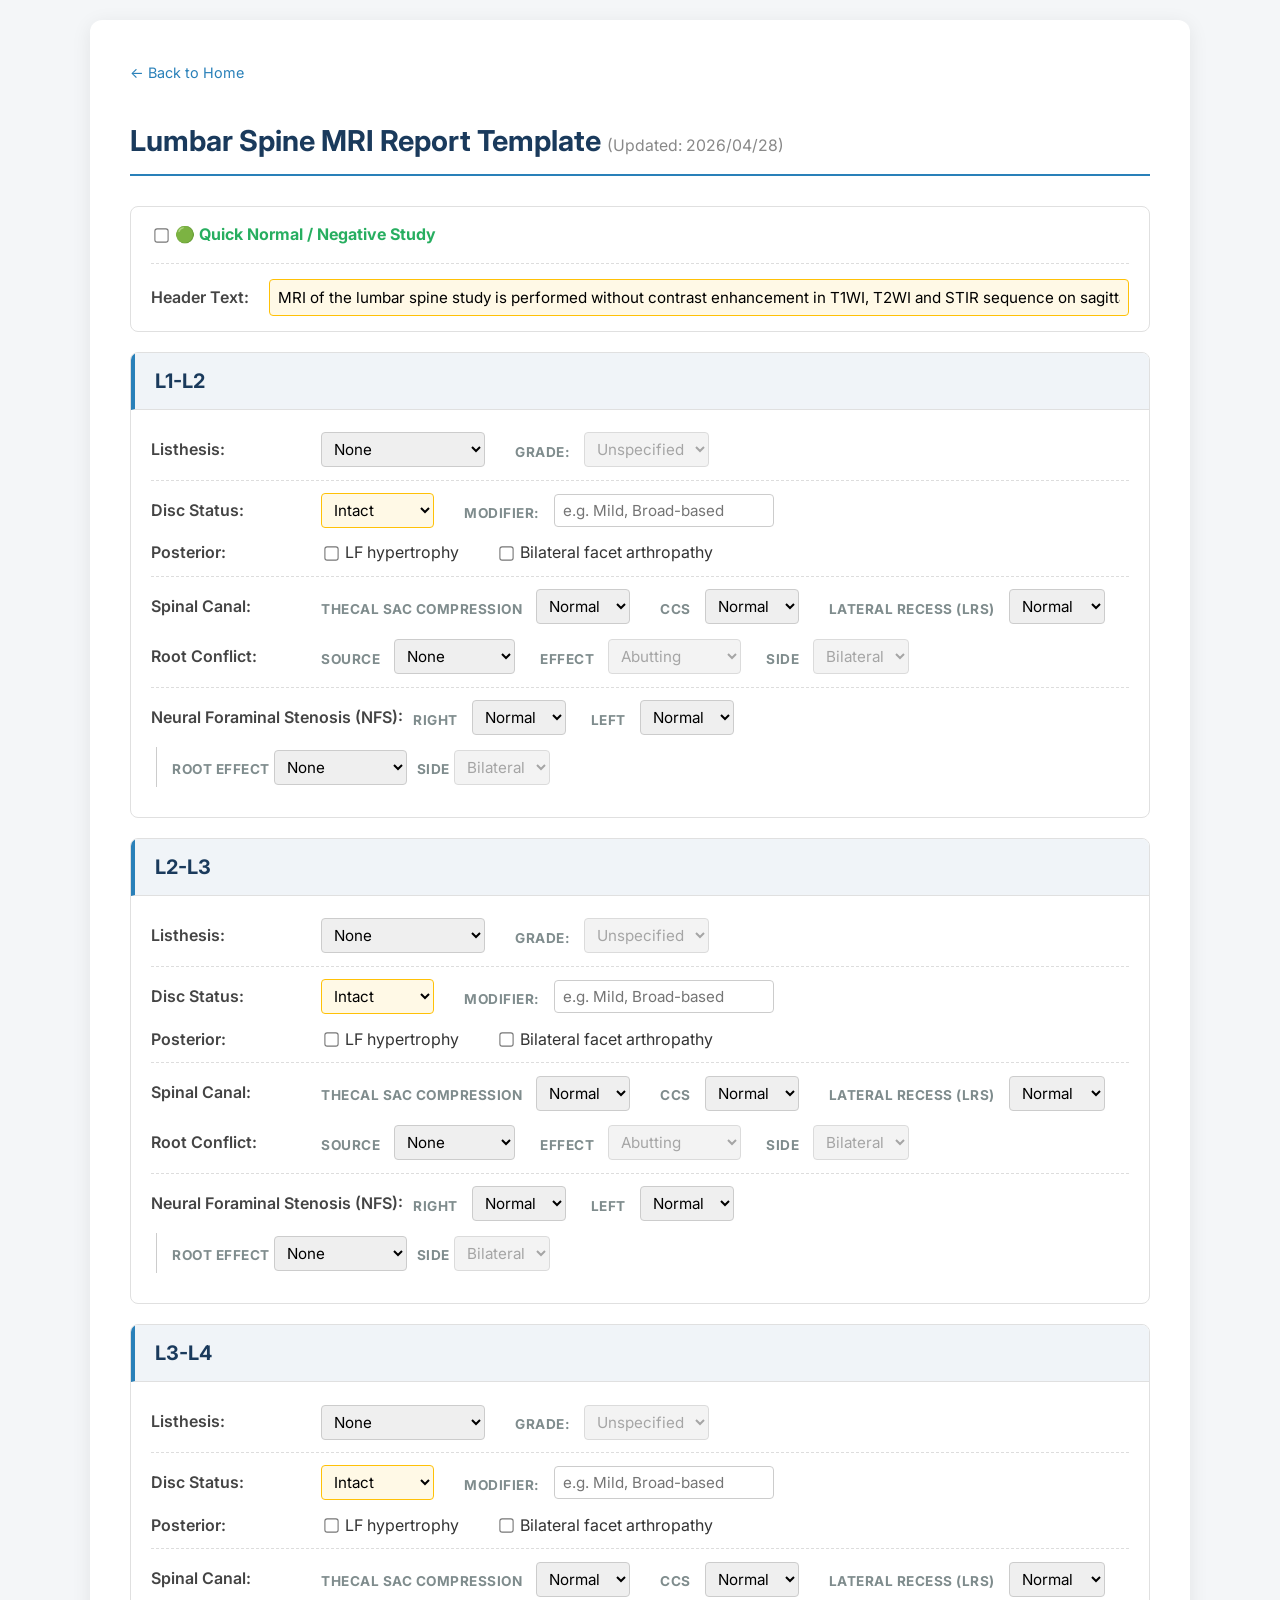
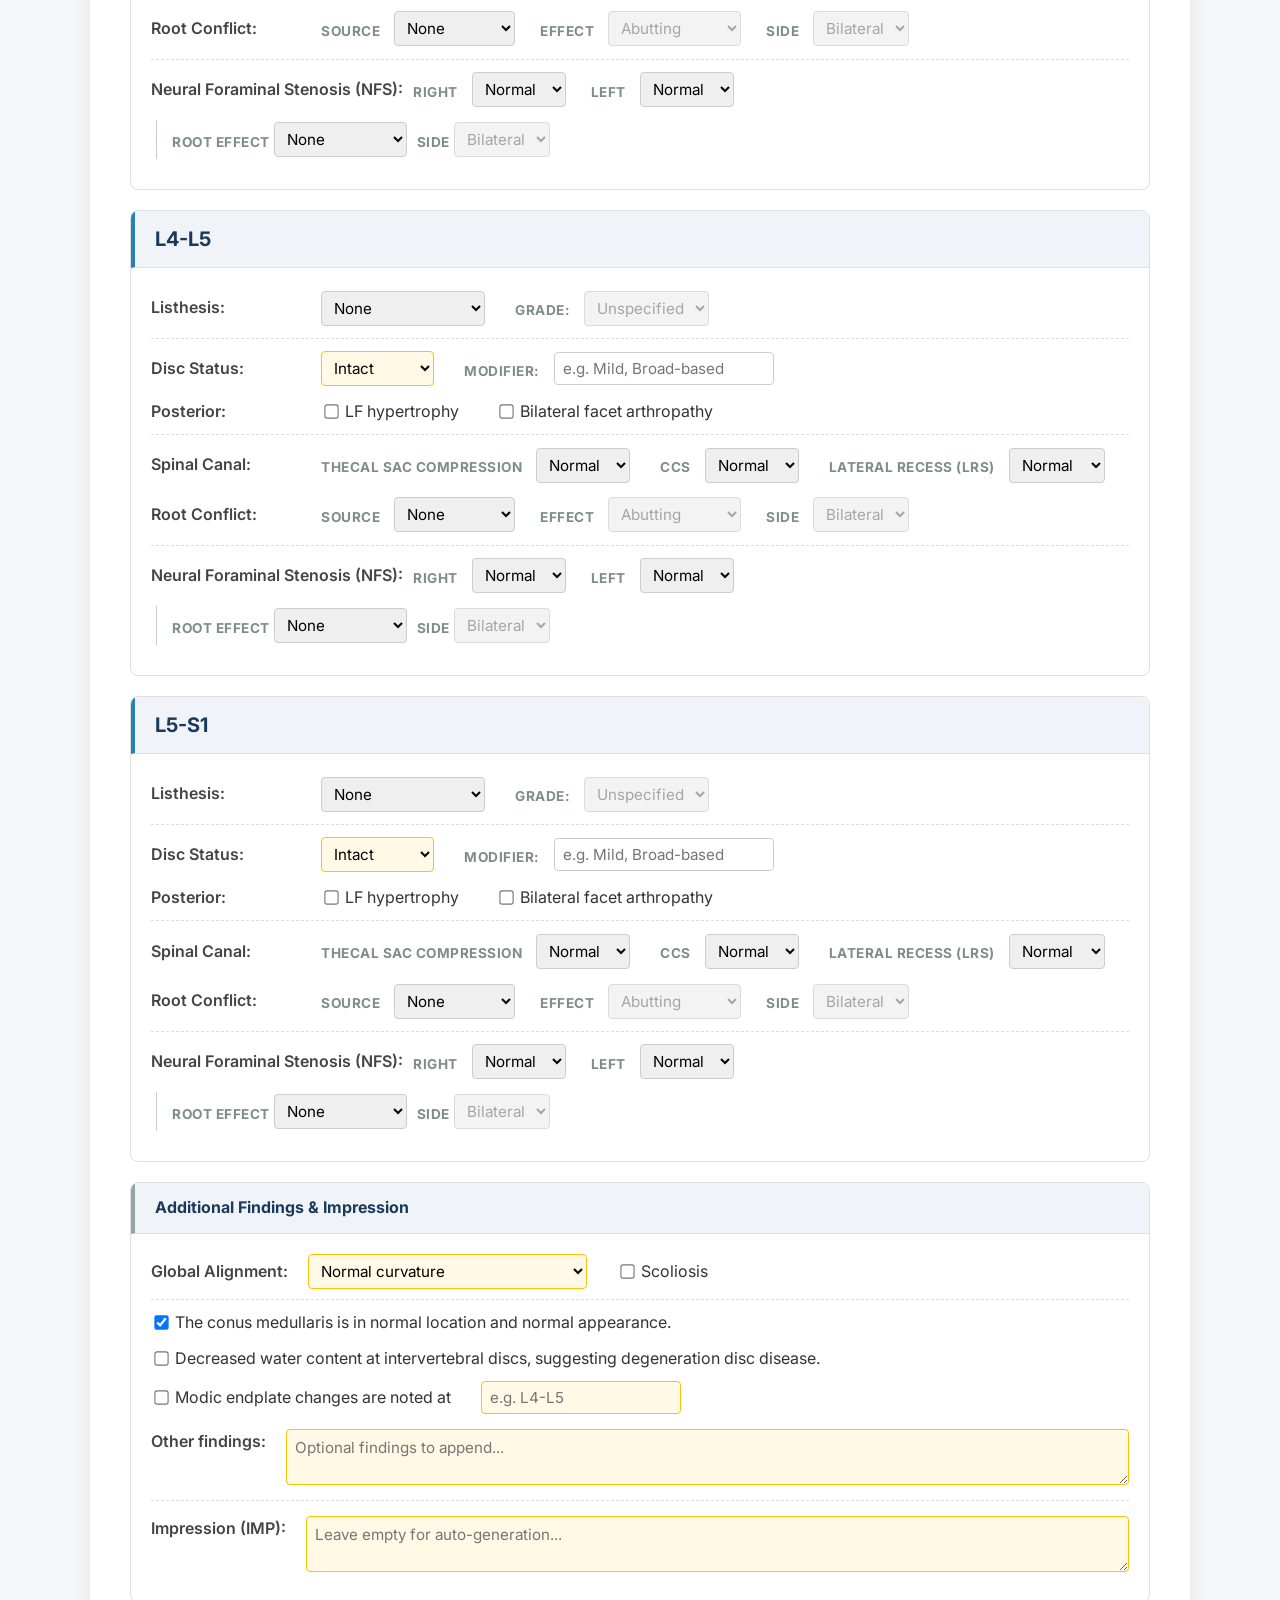
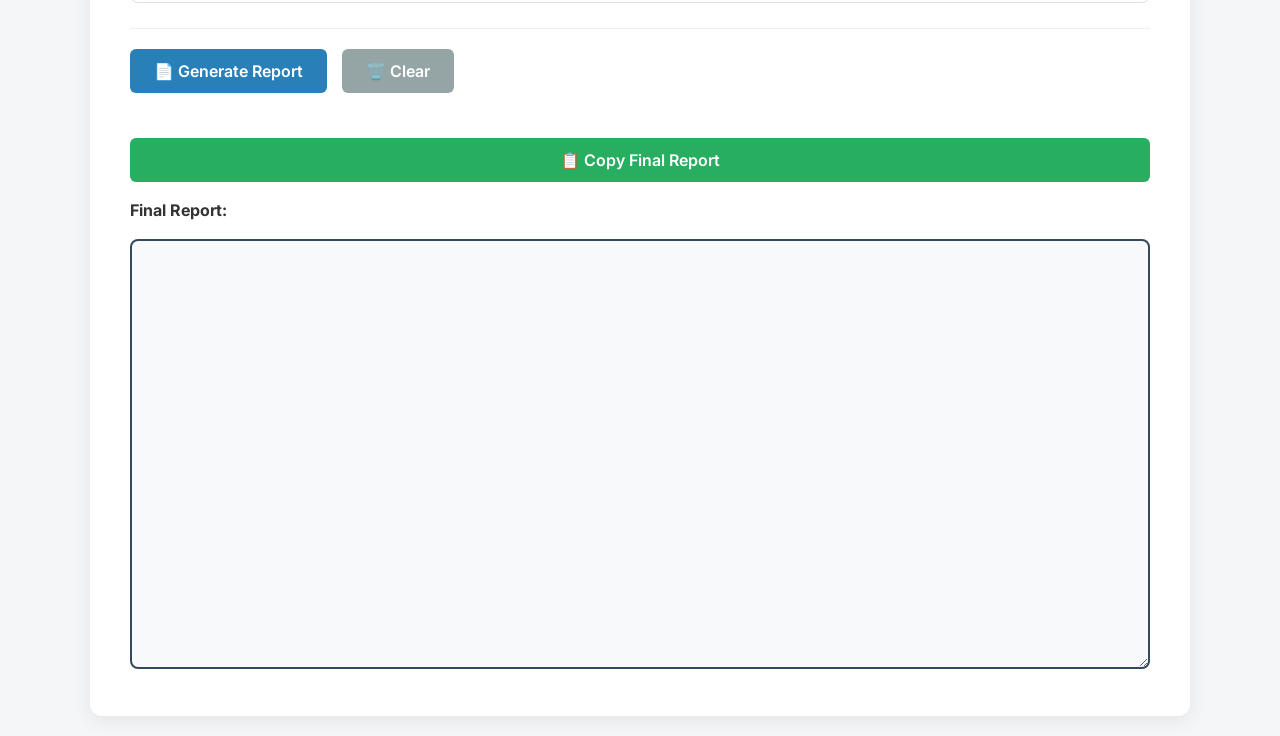
<file: spine_mri.html>
<!DOCTYPE html>
<html lang="zh-TW">
  <head>
    <meta charset="UTF-8" />
    <meta name="viewport" content="width=device-width, initial-scale=1.0" />
    <title>Spine MRI Report</title>
    <link rel="stylesheet" href="shared.css">
    <style>
      body { padding: 20px; }

      .container {
        max-width: 1100px;
        margin: 0 auto;
        background: var(--card-bg);
        padding: 40px;
        border-radius: 12px;
        box-shadow: 0 4px 20px rgba(0, 0, 0, 0.08);
      }

      h1 {
        color: var(--primary-color);
        border-bottom: 2px solid var(--accent-color);
        padding-bottom: 10px;
        margin-bottom: 30px;
        font-size: 1.8rem;
      }

      .level-card {
        background: #fff;
        border: 1px solid var(--border-color);
        border-radius: 8px;
        margin-bottom: 20px;
        overflow: hidden;
      }

      .level-header {
        background: #f0f4f8;
        padding: 12px 20px;
        border-bottom: 1px solid var(--border-color);
        border-left: 4px solid var(--accent-color);
        display: flex;
        align-items: center;
      }

      .level-content { padding: 20px; }

      select, input[type="text"] {
        padding: 6px 8px;
        border: 1px solid #ccc;
        border-radius: 4px;
        font-family: inherit;
        font-size: 0.95rem;
      }

      hr.dashed { border: 0; border-top: 1px dashed #ddd; margin: 15px 0; }

      .sub-label {
        font-size: 0.85rem;
        color: #7f8c8d;
        font-weight: bold;
        text-transform: uppercase;
        letter-spacing: 0.5px;
        margin-right: 4px;
      }
    </style>

  </head>
  <body>
    <div class="container">
      <a href="index.html" class="back-link">← Back to Home</a>
      <h1>Lumbar Spine MRI Report Template
        <span style="font-size:0.55em; color:#888; font-weight:normal;">(Updated: 2026/04/28)</span>
      </h1>

      <form name="form" id="spineForm">
        <!-- Intro -->
        <div class="level-card" style="padding: 15px 20px">
          <div class="field-row" style="margin: 0; margin-bottom:15px; padding-bottom:15px; border-bottom:1px dashed #ddd;">
            <label style="font-weight:bold; color:#27ae60; cursor:pointer;">
              <input type="checkbox" id="quick_negative" onchange="toggleQuickNegative(this.checked)" /> 🟢 Quick Normal / Negative Study
            </label>
          </div>
          <div class="field-row" style="margin: 0">
            <span class="field-label" style="min-width: auto; margin-right: 10px">Header Text:</span>
            <input
              type="text"
              id="intro_text"
              class="hl"
              style="flex: 1; padding: 8px"
              value="MRI of the lumbar spine study is performed without contrast enhancement in T1WI, T2WI and STIR sequence on sagittal sections as well as T1WI and T2WI on transverse section:"
            />
          </div>
        </div>

        <div id="levels-container"></div>

        <!-- Outro -->
        <div class="level-card" id="outro_card">
          <div class="level-header" style="border-left-color: #95a5a6">
            <strong style="color: var(--primary-color)">Additional Findings & Impression</strong>
          </div>
          <div class="level-content">
            <div class="field-row" style="align-items:center; flex-wrap:wrap;">
              <span class="field-label" style="min-width:auto; margin-right:10px;">Global Alignment:</span>
              <select id="global_alignment" class="hl" style="margin-right:20px;">
                  <option value="none">Normal curvature</option>
                  <option value="Loss of lumbar lordosis.">Loss of lumbar lordosis</option>
                  <option value="Straightening of lumbar curvature.">Straightening of lumbar curvature</option>
                  <option value="Hyperextension of lumbar spine.">Hyperextension of lumbar spine</option>
              </select>
              <label><input type="checkbox" id="scoliosis_check" /> Scoliosis</label>
            </div>
            <hr class="dashed" style="margin: 10px 0;">
            <div class="field-row">
              <label><input type="checkbox" id="conus" checked /> The conus medullaris is in normal location and normal appearance.</label>
            </div>
            <div class="field-row">
              <label><input type="checkbox" id="ddd" /> Decreased water content at intervertebral discs, suggesting degeneration disc disease.</label>
            </div>
            <div class="field-row" style="align-items:center; flex-wrap:wrap;">
              <label><input type="checkbox" id="modic_check" onchange="document.getElementById('modic_text').disabled = !this.checked; if(this.checked) document.getElementById('modic_text').focus();" /> Modic endplate changes are noted at</label>
              <input type="text" id="modic_text" class="hl" placeholder="e.g. L4-L5" style="width:200px; margin-left:8px;" disabled>
            </div>
            <div class="field-row" style="margin-top:15px; align-items:flex-start;">
              <span class="field-label" style="min-width:auto; margin-right:10px;">Other findings:</span>
              <textarea id="other_findings" class="hl" rows="2" style="flex:1; padding:8px; width:100%; border:1px solid #ccc; border-radius:4px;" placeholder="Optional findings to append..."></textarea>
            </div>
            <hr class="dashed">
            <div class="field-row" style="align-items:flex-start;">
              <span class="field-label" style="min-width:auto; margin-right:10px;">Impression (IMP):</span>
              <textarea id="custom_imp" class="hl" rows="2" style="flex:1; padding:8px; width:100%; border:1px solid #ccc; border-radius:4px;" placeholder="Leave empty for auto-generation..."></textarea>
            </div>
          </div>
        </div>

        <div class="btn-group">
          <button type="button" class="btn-primary" onclick="generateReport()">📄 Generate Report</button>
          <button type="button" class="btn-secondary" onclick="window.location.reload()">🗑️ Clear</button>
        </div>
      </form>

      <div style="margin-top: 30px">
        <button class="btn-success" onclick="copyReport()">📋 Copy Final Report</button>
        <p style="font-weight: bold; margin-bottom: 5px">Final Report:</p>
        <textarea rows="22" id="Final_Report"></textarea>
      </div>
    </div>

    <script>
      const levels = ["L1-L2", "L2-L3", "L3-L4", "L4-L5", "L5-S1"];
      const container = document.getElementById("levels-container");

      levels.forEach((level) => {
        const safeLevel = level.replace("-", "");

        const html = `
        <div class="level-card" id="card_${safeLevel}">
            <div class="level-header">
                <label style="font-size: 1.25rem; font-weight: bold; color: var(--primary-color); margin:0;">
                    ${level}
                </label>
            </div>
            <div class="level-content" id="content_${safeLevel}">
                
                <!-- Row 0: Listhesis -->
                <div class="field-row">
                    <span class="field-label">Listhesis:</span>
                    <select id="listhesis_${safeLevel}" style="margin-right:20px;" onchange="document.getElementById('listhesis_grade_'+'${safeLevel}').disabled = (this.value === 'none')">
                        <option value="none">None</option>
                        <option value="spondylolisthesis">Spondylolisthesis</option>
                        <option value="retrolisthesis">Retrolisthesis</option>
                    </select>
                    
                    <span class="sub-label">Grade:</span>
                    <select id="listhesis_grade_${safeLevel}" disabled>
                        <option value="">Unspecified</option>
                        <option value="grade I">Grade I</option>
                        <option value="grade II">Grade II</option>
                        <option value="grade III">Grade III</option>
                        <option value="grade IV">Grade IV</option>
                    </select>
                </div>

                <hr class="dashed" style="margin: 10px 0;">

                <!-- Row 1: Disc -->
                <div class="field-row">
                    <span class="field-label">Disc Status:</span>
                    <select id="disc_base_${safeLevel}" style="margin-right:20px;" class="hl" onchange="syncNormal('${safeLevel}')">
                        <option value="intact">Intact</option>
                        <option value="bulging">Bulging</option>
                        <option value="protrusion">Protrusion</option>
                        <option value="extrusion">Extrusion</option>
                    </select>

                    <span class="sub-label">Modifier:</span>
                    <input type="text" id="disc_prefix_${safeLevel}" placeholder="e.g. Mild, Broad-based" style="width:220px; margin-right:20px;">
                </div>

                <!-- Row 2: Posterior -->
                <div class="field-row">
                    <span class="field-label">Posterior:</span>
                    <label><input type="checkbox" id="lf_${safeLevel}"> LF hypertrophy</label>
                    <label style="margin-left: 15px;"><input type="checkbox" id="facet_${safeLevel}"> Bilateral facet arthropathy</label>
                </div>

                <hr class="dashed" style="margin: 10px 0;">

                <!-- Row 3: TSC & CCS & LRS -->
                <div class="field-row">
                    <span class="field-label">Spinal Canal:</span>
                    
                    <span class="sub-label">Thecal Sac Compression</span>
                    <select id="tsc_${safeLevel}" style="margin-right:20px;">
                        <option value="none">Normal</option>
                        <option value="mild">Mild</option>
                        <option value="present">Present</option>
                    </select>

                    <span class="sub-label">CCS</span>
                    <select id="ccs_${safeLevel}" style="margin-right:20px;">
                        <option value="none">Normal</option>
                        <option value="present">Present</option>
                    </select>

                    <span class="sub-label">Lateral Recess (LRS)</span>
                    <select id="lrs_${safeLevel}" onchange="syncRootLRS('${safeLevel}')">
                        <option value="none">Normal</option>
                        <option value="bilateral">Bilateral</option>
                        <option value="left">Left</option>
                        <option value="right">Right</option>
                    </select>
                </div>

                <!-- Row 4: Nerve Root -->
                <div class="field-row">
                    <span class="field-label">Root Conflict:</span>
                    <span class="sub-label">Source</span>
                    <select id="root_source_${safeLevel}" style="margin-right:15px;" onchange="updateRootUI('${safeLevel}')">
                        <option value="none">None</option>
                        <option value="lrs">Due to LRS</option>
                        <option value="disc">Due to Disc</option>
                    </select>

                    <span class="sub-label">Effect</span>
                    <select id="root_effect_${safeLevel}" style="margin-right:15px;" disabled>
                        <option value="abut">Abutting</option>
                        <option value="compress">Compressing</option>
                    </select>

                    <span class="sub-label">Side</span>
                    <select id="root_side_${safeLevel}" disabled>
                        <option value="bilateral">Bilateral</option>
                        <option value="left">Left</option>
                        <option value="right">Right</option>
                    </select>
                </div>

                <hr class="dashed" style="margin: 10px 0;">

                <!-- Row 5: NFS -->
                <div class="field-row">
                    <span class="field-label">Neural Foraminal Stenosis (NFS):</span>
                    <span class="sub-label">Right</span>
                    <select id="nfs_r_${safeLevel}" style="margin-right:15px;" onchange="syncLeftNfs(this, '${safeLevel}')">
                        <option value="none">Normal</option>
                        <option value="mild">Mild</option>
                        <option value="present">Present</option>
                    </select>
                    
                    <span class="sub-label">Left</span>
                    <select id="nfs_l_${safeLevel}" style="margin-right:15px;" onchange="syncNfsUI('${safeLevel}')">
                        <option value="none">Normal</option>
                        <option value="mild">Mild</option>
                        <option value="present">Present</option>
                    </select>

                    <span style="border-left:1px solid #ccc; padding-left:15px; margin-left:5px; display:inline-flex; align-items:center;">
                        <span class="sub-label">Root Effect</span>
                        <select id="nfs_root_effect_${safeLevel}" style="margin-right:10px;" onchange="syncNfsRootUI('${safeLevel}')">
                            <option value="none">None</option>
                            <option value="abut">Abutting</option>
                            <option value="compress">Compressing</option>
                        </select>

                        <span class="sub-label">Side</span>
                        <select id="nfs_root_side_${safeLevel}" disabled>
                            <option value="bilateral">Bilateral</option>
                            <option value="left">Left</option>
                            <option value="right">Right</option>
                        </select>
                    </span>
                </div>
            </div>
        </div>
        `;
        container.innerHTML += html;
      });

      // UI Helpers
      function syncLeftNfs(rightSelect, safeLevel) {
          const leftSelect = document.getElementById(`nfs_l_${safeLevel}`);
          if (rightSelect.value !== 'none' && leftSelect.value === 'none') {
              leftSelect.value = rightSelect.value;
          }
          syncNfsUI(safeLevel);
      }

      function syncNfsUI(safeLevel) {
          const left = document.getElementById(`nfs_l_${safeLevel}`).value;
          const right = document.getElementById(`nfs_r_${safeLevel}`).value;
          const rootEffect = document.getElementById(`nfs_root_effect_${safeLevel}`).value;
          const rootSide = document.getElementById(`nfs_root_side_${safeLevel}`);

          if (rootEffect === 'none') {
              if (left !== 'none' && right !== 'none') rootSide.value = 'bilateral';
              else if (left !== 'none') rootSide.value = 'left';
              else if (right !== 'none') rootSide.value = 'right';
          }
      }

      function syncNfsRootUI(safeLevel) {
          const effect = document.getElementById(`nfs_root_effect_${safeLevel}`).value;
          const side = document.getElementById(`nfs_root_side_${safeLevel}`);
          if (effect === 'none') {
              side.disabled = true;
          } else {
              side.disabled = false;
              syncNfsUI(safeLevel);
          }
      }

      function toggleQuickNegative(isNegative) {
          const container = document.getElementById("levels-container");
          const outro = document.getElementById("outro_card");
          if(isNegative) {
             container.style.opacity = '0.4';
             container.style.pointerEvents = 'none';
             if(outro) {
                 outro.style.opacity = '0.4';
                 outro.style.pointerEvents = 'none';
             }
          } else {
             container.style.opacity = '1';
             container.style.pointerEvents = 'auto';
             if(outro) {
                 outro.style.opacity = '1';
                 outro.style.pointerEvents = 'auto';
             }
          }
      }

      function syncRootLRS(safeLevel) {
          const lrs = document.getElementById(`lrs_${safeLevel}`).value;
          const rootSource = document.getElementById(`root_source_${safeLevel}`);
          const rootSide = document.getElementById(`root_side_${safeLevel}`);
          if (lrs !== 'none' && rootSource.value === 'none') {
              rootSource.value = 'lrs';
              rootSide.value = lrs;
          } else if (lrs === 'none' && rootSource.value === 'lrs') {
              rootSource.value = 'none';
          }
          updateRootUI(safeLevel);
      }

      function syncNormal(safeLevel) {}

      function updateRootUI(safeLevel) {
        const rootSource = document.getElementById(`root_source_${safeLevel}`).value;
        const effectSel = document.getElementById(`root_effect_${safeLevel}`);
        const sideSel = document.getElementById(`root_side_${safeLevel}`);
        
        if (rootSource === 'none') {
            effectSel.disabled = true;
            sideSel.disabled = true;
        } else {
            effectSel.disabled = false;
            sideSel.disabled = false;
        }
      }

      function generateReport() {
        let lines = [];
        const intro = document.getElementById("intro_text").value.trim();
        
        if (document.getElementById("quick_negative").checked) {
            if (intro) lines.push(intro, "");
            lines.push("- No abnormal signal intensity is noted in the bony lumbar spine.");
            lines.push("- The conus medullaris is in normal location and normal appearance.");
            lines.push("- No disc bulging is noted at the lumbar spine.");
            lines.push("- No any grade of spondylolisthesis.");
            lines.push("");
            lines.push("IMP: No significant abnormal finding of the lumbar spine MRI study.");
            document.getElementById("Final_Report").value = lines.join("\n");
            return;
        }

        if (intro) {
          lines.push(intro);
          lines.push("");
        }

        let isAllNormal = true;

        levels.forEach((level) => {
          const safeLevel = level.replace("-", "");
          const discBase = document.getElementById(`disc_base_${safeLevel}`).value;
          let discPrefix = document.getElementById(`disc_prefix_${safeLevel}`).value.trim();
          
          let discStr = '';
          const isIntact = (discBase === 'intact');
          
          if (isIntact) {
              discStr = discPrefix ? `${discPrefix} intact disc` : 'Intact disc';
          } else {
              discStr = discPrefix ? `${discPrefix} disc ${discBase}` : `Disc ${discBase}`;
              isAllNormal = false;
          }
          
          discStr = discStr.charAt(0).toUpperCase() + discStr.slice(1);
          
          let posts = [];
          if (document.getElementById(`lf_${safeLevel}`).checked) posts.push('ligamentum flavum hypertrophy');
          if (document.getElementById(`facet_${safeLevel}`).checked) posts.push('bilateral facet arthropathy');
          
          if (posts.length > 0) {
              discStr += ` with ${posts.join(' and ')}`;
              isAllNormal = false;
          }
          discStr += '.';
          
          let sentences = [discStr];

          const listhesis = document.getElementById(`listhesis_${safeLevel}`).value;
          if (listhesis !== 'none') {
              isAllNormal = false;
              const grade = document.getElementById(`listhesis_grade_${safeLevel}`).value;
              let listhesisText = grade ? `${grade} ${listhesis}.` : `${listhesis}.`;
              listhesisText = listhesisText.charAt(0).toUpperCase() + listhesisText.slice(1);
              sentences.unshift(listhesisText);
          }

          const tsc = document.getElementById(`tsc_${safeLevel}`).value;
          const ccs = document.getElementById(`ccs_${safeLevel}`).value;
          const lrs = document.getElementById(`lrs_${safeLevel}`).value;
          
          let isCanalNormal = (tsc === 'none' && ccs === 'none' && lrs === 'none');
          if (!isCanalNormal) isAllNormal = false;
          
          const rootSource = document.getElementById(`root_source_${safeLevel}`).value;
          const rootEffect = document.getElementById(`root_effect_${safeLevel}`).value;
          const rootSide = document.getElementById(`root_side_${safeLevel}`).value;
          
          const rootName = {
            'L1-L2': 'L2', 'L2-L3': 'L3', 'L3-L4': 'L4', 'L4-L5': 'L5', 'L5-S1': 'S1'
          }[level];
          
          let rootTextLrs = '';
          let rootTextDisc = '';

          if (rootSource !== 'none') {
              const nerveDesc = rootSource === 'lrs' ? 'descending' : 'traversing';
              const sideWord = rootSide === 'bilateral' ? 'bilateral' : rootSide;
              const plural = rootSide === 'bilateral' ? 'roots' : 'root';
              const participle = rootEffect === 'abut' ? 'abutting' : 'compressing';
              rootTextLrs = `, ${participle} the ${sideWord} ${nerveDesc} ${rootName} nerve ${plural}`;
              // Disc context (explicit sentence)
              const verb = rootEffect === 'abut' ? 'abuts' : 'compresses';
              rootTextDisc = `${verb} the ${sideWord} ${nerveDesc} ${rootName} nerve ${plural}`;
          }

          // Combine TSC, CCS & LRS
          if (!isCanalNormal) {
              let canalArr = [];
              if (tsc !== 'none') canalArr.push(tsc === 'mild' ? 'mild thecal sac compression' : 'thecal sac compression');
              if (ccs !== 'none') canalArr.push('central canal stenosis');
              if (lrs !== 'none') canalArr.push(lrs === 'bilateral' ? 'bilateral lateral recess stenosis' : `${lrs} lateral recess stenosis`);
              
              let comb = '';
              if (canalArr.length === 1) comb = canalArr[0];
              else if (canalArr.length === 2) comb = `${canalArr[0]} and ${canalArr[1]}`;
              else if (canalArr.length === 3) comb = `${canalArr[0]}, ${canalArr[1]} and ${canalArr[2]}`;

              comb = comb.charAt(0).toUpperCase() + comb.slice(1);
              
              if (rootSource === 'lrs') {
                  comb += `${rootTextLrs}.`;
              } else {
                  comb += `.`;
              }
              sentences.push(comb);
          }

          // Standalone root sentence for Disc
          if (rootSource === 'disc') {
              const actionMap = { 'bulging': 'bulging', 'protrusion': 'protruded', 'extrusion': 'extruded', 'intact': 'intact' };
              const subject = isIntact ? 'The disc' : `The ${actionMap[discBase]} disc`;
              sentences.push(`${subject} ${rootTextDisc}.`);
          }

          // 3. NFS logic
          const nfsL = document.getElementById(`nfs_l_${safeLevel}`).value;
          const nfsR = document.getElementById(`nfs_r_${safeLevel}`).value;
          
          let nfsText = '';
          if (nfsL === 'none' && nfsR === 'none') {
              nfsText = 'none';
          } else {
              isAllNormal = false;
              if (nfsL === nfsR) {
                  nfsText = `${nfsR === 'present' ? '' : nfsR + ' '}bilateral neural foraminal stenosis`;
              } else if (nfsL !== 'none' && nfsR !== 'none') {
                  nfsText = `${nfsR === 'present' ? '' : nfsR + ' '}right and ${nfsL === 'present' ? '' : nfsL + ' '}left neural foraminal stenosis`;
              } else if (nfsR !== 'none') {
                  nfsText = `${nfsR === 'present' ? '' : nfsR + ' '}right neural foraminal stenosis`;
              } else {
                  nfsText = `${nfsL === 'present' ? '' : nfsL + ' '}left neural foraminal stenosis`;
              }
              
              nfsText = nfsText.trim();

              const nfsRootEffect = document.getElementById(`nfs_root_effect_${safeLevel}`).value;
              if (nfsRootEffect !== 'none') {
                  const nfsRootSide = document.getElementById(`nfs_root_side_${safeLevel}`).value;
                  const exitingRootName = {
                      'L1-L2': 'L1', 'L2-L3': 'L2', 'L3-L4': 'L3', 'L4-L5': 'L4', 'L5-S1': 'L5'
                  }[level];
                  
                  const actionMap = { 'abut': 'abutting', 'compress': 'compressing' };
                  const sideMap = { 'bilateral': 'bilateral', 'left': 'left', 'right': 'right' };
                  const plural = nfsRootSide === 'bilateral' ? 'roots' : 'root';

                  nfsText += `, ${actionMap[nfsRootEffect]} the ${sideMap[nfsRootSide]} exiting ${exitingRootName} nerve ${plural}`;
              }
              nfsText += '.';
          }

          // Default negative fallback formatting
          if (tsc === 'none' && ccs === 'none' && lrs === 'none' && nfsText === 'none' && rootSource === 'none') {
              sentences.push('No significant thecal sac compression, central canal stenosis or bilateral neural foraminal stenosis.');
          } else {
              // Explicit negatives if mixed parts exist
              if (tsc === 'none' && ccs === 'none' && lrs === 'none') {
                  sentences.push('No significant thecal sac compression or central canal stenosis.');
              }
              if (nfsText === 'none') {
                  sentences.push('No bilateral neural foraminal stenosis.');
              } else {
                  nfsText = nfsText.charAt(0).toUpperCase() + nfsText.slice(1);
                  sentences.push(nfsText);
              }
          }

          lines.push(`${level}: ${sentences.join(' ')}`);
        });

        // Append non-level findings
        lines.push('');

        const globalAlignment = document.getElementById("global_alignment").value;
        const hasScoliosis = document.getElementById("scoliosis_check").checked;
        if (globalAlignment !== 'none' || hasScoliosis) {
            isAllNormal = false;
            let alignParts = [];
            if (globalAlignment !== 'none') alignParts.push(globalAlignment.replace('.', ''));
            if (hasScoliosis) alignParts.push("scoliosis");
            let alignText = alignParts.join(" and ");
            alignText = alignText.charAt(0).toUpperCase() + alignText.slice(1);
            lines.push(`- ${alignText}.`);
        }

        if (document.getElementById("conus").checked) {
            lines.push("- The conus medullaris is in normal location and normal appearance.");
        }
        if (document.getElementById("ddd").checked) {
            lines.push("- Decreased water content at intervertebral discs, suggesting degeneration disc disease.");
        }
        if (document.getElementById("modic_check").checked) {
            const modicLevels = document.getElementById("modic_text").value.trim();
            if (modicLevels) {
                lines.push(`- Modic endplate changes are noted at ${modicLevels}.`);
                isAllNormal = false;
            }
        }
        const otherFindings = document.getElementById("other_findings").value.trim();
        if (otherFindings) {
            lines.push(`- ${otherFindings}`);
        }

        lines.push('');

        // Impression logic
        const customImp = document.getElementById("custom_imp").value.trim();
        if (customImp) {
            lines.push('IMP:');
            lines.push(customImp);
        } else {
            if (isAllNormal && !document.getElementById("ddd").checked && !otherFindings) {
                // Completely pure normal
                lines.push("IMP: No significant abnormal finding of the lumbar spine MRI study.");
            } else {
                let impArray = [];

                if (!isAllNormal || document.getElementById("ddd").checked) {
                    impArray.push("Degenerative changes of the lumbar spine, please refer to the description.");
                }

                if (otherFindings) {
                    impArray.push(otherFindings);
                }

                if (impArray.length === 0) { // Fallback
                    lines.push("IMP: No significant abnormal finding of the lumbar spine MRI study.");
                } else if (impArray.length === 1) {
                    lines.push(`IMP: ${impArray[0]}`);
                } else {
                    lines.push('IMP:');
                    impArray.forEach((item, idx) => {
                        lines.push(`${idx + 1}. ${item}`);
                    });
                }
            }
        }

        document.getElementById("Final_Report").value = lines.join("\n");
      }

      function copyReport() {
        const el = document.getElementById("Final_Report");
        el.select();
        el.setSelectionRange(0, 99999);
        navigator.clipboard.writeText(el.value);
      }
    </script>
  </body>
</html>
</file>
<file: shared.css>
/* ============================================
   shared.css - Radiology Report Hub
   共用樣式表，所有頁面引用
   ============================================ */

@import url('https://fonts.googleapis.com/css2?family=Inter:wght@400;600;700;800&display=swap');

/* ── 設計 Token ── */
:root {
    --primary-color: #1a3a5c;
    --accent-color:  #2980b9;
    --bg-color:      #f4f6f8;
    --card-bg:       #ffffff;
    --border-color:  #e0e0e0;
    --text-main:     #333;
    --text-sub:      #666;
    --highlight:     #fff9e6;
    --highlight-border: #ffc107;
}

/* ── Reset & Base ── */
* { box-sizing: border-box; }

body {
    font-family: 'Inter', "Microsoft JhengHei", "Segoe UI", sans-serif;
    background-color: var(--bg-color);
    color: var(--text-main);
    margin: 0;
    padding: 20px;
    line-height: 1.6;
}

/* ── Back to Home Link ── */
.back-link {
    display: inline-flex;
    align-items: center;
    gap: 6px;
    color: var(--accent-color);
    text-decoration: none;
    font-size: 0.9rem;
    margin-bottom: 15px;
}
.back-link:hover { text-decoration: underline; }

/* ── Section Card & Title ── */
.section-card {
    background: var(--card-bg);
    border: 1px solid var(--border-color);
    border-radius: 8px;
    padding: 20px;
    margin-bottom: 20px;
}

.section-title {
    font-size: 1.05rem;
    font-weight: bold;
    color: var(--primary-color);
    margin-bottom: 15px;
    display: flex;
    align-items: center;
    background: #f0f4f8;
    padding: 10px 12px;
    border-radius: 6px;
    border-left: 4px solid var(--accent-color);
}

/* ── Form Elements ── */
label {
    cursor: pointer;
    margin-right: 12px;
    display: inline-flex;
    align-items: center;
    gap: 4px;
}

input[type="checkbox"],
input[type="radio"] {
    transform: scale(1.1);
}

input[type="text"],
input[type="number"],
select,
textarea {
    padding: 7px 10px;
    border: 1px solid #ccc;
    border-radius: 4px;
    font-family: inherit;
    font-size: 0.95rem;
}

input[type="text"]:focus,
input[type="number"]:focus,
select:focus,
textarea:focus {
    outline: none;
    border-color: var(--accent-color);
    box-shadow: 0 0 0 2px rgba(41, 128, 185, 0.2);
}

/* Highlighted (required) fields */
.hl {
    background: var(--highlight);
    border: 1px solid var(--highlight-border) !important;
}

/* ── Device / Option Pills ── */
.device-group {
    display: flex;
    flex-wrap: wrap;
    gap: 8px;
}

.device-group label {
    background: #fdfdfd;
    padding: 5px 10px;
    border: 1px solid #ddd;
    border-radius: 20px;
    font-size: 0.9rem;
    transition: all 0.2s;
    margin-right: 0;
}

.device-group label:hover {
    background: #e8f4fd;
    border-color: #90caf9;
}

/* ── Layout Helpers ── */
.field-row {
    display: flex;
    align-items: center;
    gap: 10px;
    margin-bottom: 10px;
    flex-wrap: wrap;
}

.field-label {
    font-weight: 600;
    color: #444;
    min-width: 160px;
}

.sub-label {
    font-weight: bold;
    color: #555;
    margin: 12px 0 6px;
    display: block;
}

.grid-2 { display: grid; grid-template-columns: 1fr 1fr; gap: 15px; }
.grid-3 { display: grid; grid-template-columns: repeat(3, 1fr); gap: 15px; }
.grid-4 { display: grid; grid-template-columns: repeat(4, 1fr); gap: 10px; }

hr.dashed { border: 0; border-top: 1px dashed #ddd; margin: 15px 0; }

/* ── Buttons ── */
.btn-group {
    display: flex;
    gap: 15px;
    margin-top: 25px;
    padding-top: 20px;
    border-top: 1px solid #eee;
}

button {
    padding: 12px 24px;
    border: none;
    border-radius: 6px;
    font-size: 1rem;
    font-weight: 600;
    cursor: pointer;
    transition: opacity 0.2s;
    font-family: inherit;
}

.btn-primary   { background-color: var(--accent-color); color: white; }
.btn-secondary { background-color: #95a5a6; color: white; }
.btn-success   { background-color: #27ae60; color: white; width: 100%; margin-top: 15px; }
button:hover   { opacity: 0.85; }

/* ── Final Report Textarea ── */
#Final_Report {
    width: 100%;
    padding: 15px;
    border: 2px solid #34495e;
    border-radius: 8px;
    background: #f8f9fa;
    font-family: monospace;
    font-size: 0.95rem;
    color: #2c3e50;
    box-sizing: border-box;
    margin-top: 10px;
    resize: vertical;
}

/* ── Report Page Container (CAS / EVT / DXA / Spine MRI) ── */
.report-container {
    max-width: 1100px;
    margin: 0 auto;
    background: var(--card-bg);
    padding: 40px;
    border-radius: 12px;
    box-shadow: 0 4px 20px rgba(0, 0, 0, 0.08);
}

.report-container h1 {
    color: var(--primary-color);
    border-bottom: 2px solid var(--accent-color);
    padding-bottom: 10px;
    margin-bottom: 30px;
    font-size: 1.8rem;
}
</file>
